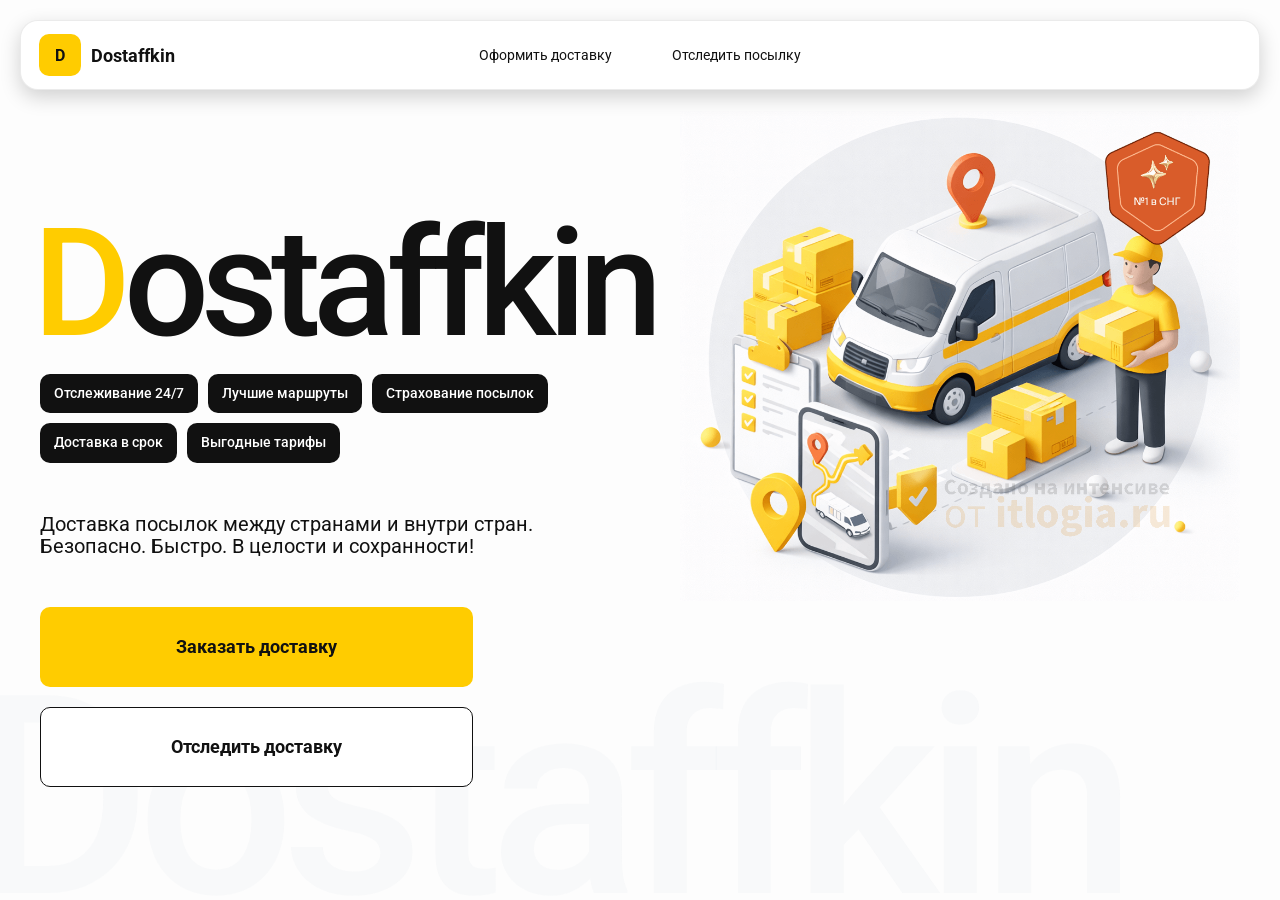
<file: index.html>
<!doctype html>
<html lang="ru">

<head>
    <meta charset="UTF-8">
    <meta name="viewport" content="width=device-width, initial-scale=1, maximum-scale=1, user-scalable=0">
    <title>Dostaffkin — Доставка посылок между странами и внутри стран. Безопасно. Быстро. В целости и сохранности!
    </title>
    <link rel="stylesheet" href="styles/base.css">
    <link rel="stylesheet" href="styles/base_adaptive.css">
    <link rel="stylesheet" href="styles/index.css">
    <link rel="stylesheet" href="styles/index_adaptive.css">
</head>

<body>
    <div class="container">
        <header class="header">
            <a class="header-brand" href="#">
                <div class="header-logo">D</div>
                <div class="header-title">Dostaffkin</div>
            </a>
            <nav class="header-menu">
                <a class="header-link" href="./order.html">Оформить <span>доставку</span></a>
                <a class="header-link" href="./track.html">Отследить <span>посылку</span></a>
            </nav>
        </header>
        <main class="main">
            <section class="main-info">
                <div class="main-title">
                    <span>D</span>ostaffkin
                </div>
                <div class="main-features">
                    <div class="main-feature">Отслеживание 24/7</div>
                    <div class="main-feature">Лучшие маршруты</div>
                    <div class="main-feature">Страхование посылок</div>
                    <div class="main-feature">Доставка в срок</div>
                    <div class="main-feature">Выгодные тарифы</div>
                </div>
                <div class="main-description">
                    Доставка посылок между странами и внутри стран.
                    Безопасно. Быстро. В целости и сохранности!
                </div>
                <div class="main-actions">
                    <a class="button" type="button" href="./order.html">Заказать доставку</a>
                    <a class="button button-white" type="button" href="./track.html">Отследить доставку</a>
                </div>
                <div class="main-title-ghost">Dostaffkin</div>
            </section>
            <section class="main-image">
                <img src="images/main-image.png" alt="Main image">
            </section>
        </main>
    </div>
</body>

</html>
</file>
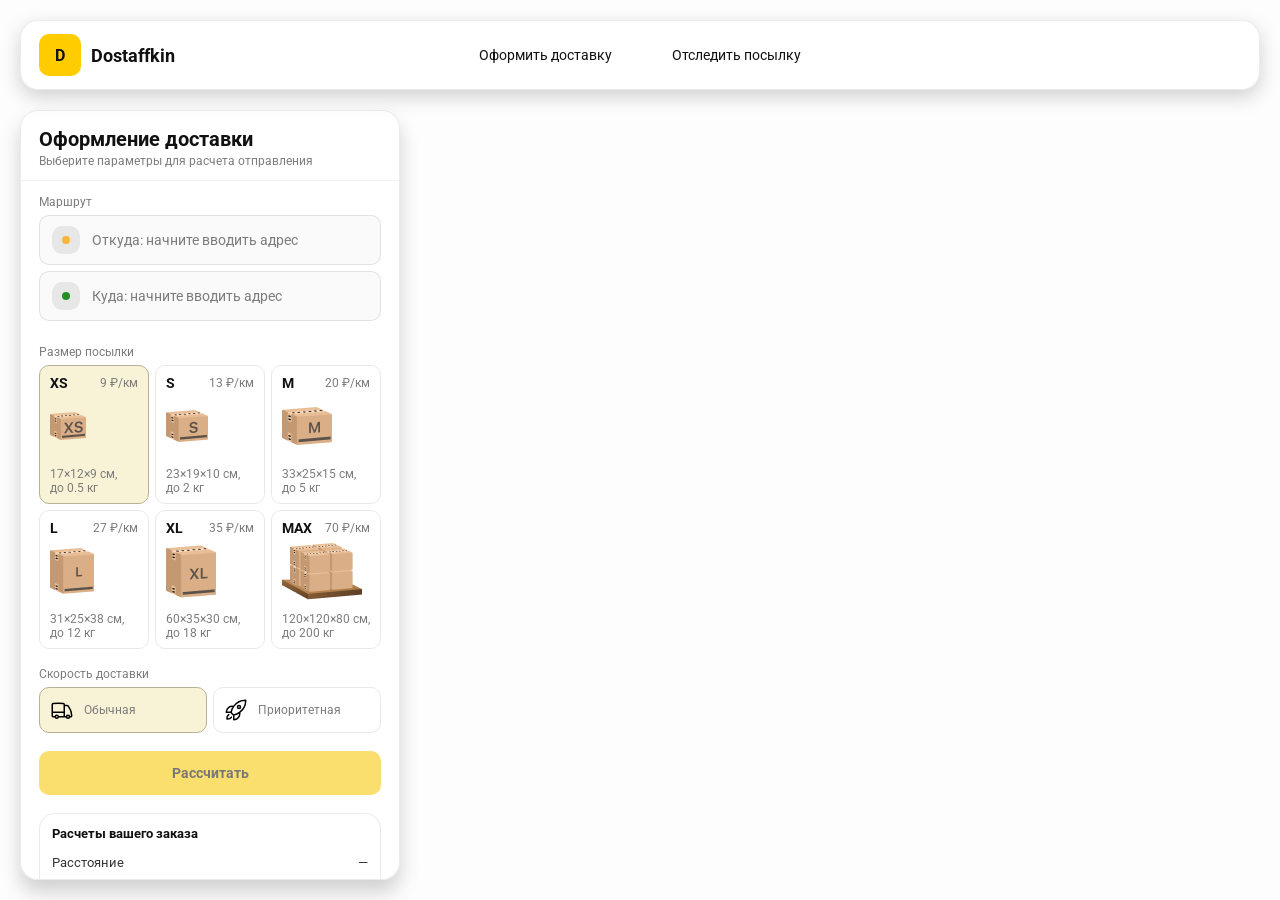
<file: order.html>
<!doctype html>
<html lang="ru">

<head>
    <meta charset="utf-8" />
    <meta name="viewport" content="width=device-width,initial-scale=1,maximum-scale=1,user-scalable=0" />
    <title>Оформление доставки</title>

    <link rel="stylesheet" href="styles/base.css" />
    <link rel="stylesheet" href="styles/base_adaptive.css" />

    <link rel="stylesheet" href="styles/order.css" />
    <link rel="stylesheet" href="styles/order_adaptive.css" />

    <script src="https://testologia.ru/ymc_min.js" data-apikey="5f3d8bbf-d173-48dd-93d9-01f27d72142e" data-suggest-apikey="bd069d0d-c981-4c58-bad9-fbb9013f2216"></script>
</head>

<body>
    <div id="map">
        <header class="header">
            <a class="header-brand" href="./index.html">
                <div class="header-logo">D</div>
                <div class="header-title">Dostaffkin</div>
            </a>
            <nav class="header-menu">
                <a class="header-link" href="#">Оформить <span>доставку</span></a>
                <a class="header-link" href="./track.html">Отследить <span>посылку</span></a>
            </nav>
        </header>
        <aside class="main" id="sidebar">
            <div class="main-header">
                <div class="main-title">Оформление доставки</div>
                <div class="main-text">Выберите параметры для расчета отправления</div>
            </div>
            <div class="main-content">
                <div class="main-route">
                    <div class="main-block-title">Маршрут</div>
                    <div class="main-fields">
                        <div class="main-field" id="fromField">
                            <div class="main-pin"></div>
                            <input id="from" placeholder="Откуда: начните вводить адрес" autocomplete="off">
                            <div class="main-ac" id="fromAc" role="listbox" aria-label="Подсказки адресов"></div>
                        </div>
                        <div class="main-field" id="toField">
                            <div class="main-pin"></div>
                            <input id="to" placeholder="Куда: начните вводить адрес" autocomplete="off">
                            <div class="main-ac" id="toAc" role="listbox" aria-label="Подсказки адресов"></div>
                        </div>
                    </div>
                </div>
                <div class="main-package">
                    <div class="main-block-title">Размер посылки</div>

                    <div class="main-sizes">
                        <div class="main-size-card is-active" data-value="xs">
                            <div class="main-size-top">
                                <div class="main-size-label">XS</div>
                                <div class="main-size-rate">9 ₽/км</div>
                            </div>
                            <div class="main-size-media">
                                <img src="images/sizes/xs.png" alt="Короб XS">
                                <div class="main-size-description">17×12×9 см,<br>до 0.5 кг</div>
                            </div>
                        </div>

                        <div class="main-size-card" data-value="s">
                            <div class="main-size-top">
                                <div class="main-size-label">S</div>
                                <div class="main-size-rate">13 ₽/км</div>
                            </div>
                            <div class="main-size-media">
                                <img src="images/sizes/s.png" alt="Короб S">
                                <div class="main-size-description">23×19×10 см,<br>до 2 кг</div>
                            </div>
                        </div>

                        <div class="main-size-card" data-value="m">
                            <div class="main-size-top">
                                <div class="main-size-label">M</div>
                                <div class="main-size-rate">20 ₽/км</div>
                            </div>
                            <div class="main-size-media">
                                <img src="images/sizes/m.png" alt="Короб M">
                                <div class="main-size-description">33×25×15 см,<br>до 5 кг</div>
                            </div>
                        </div>

                        <div class="main-size-card" data-value="l">
                            <div class="main-size-top">
                                <div class="main-size-label">L</div>
                                <div class="main-size-rate">27 ₽/км</div>
                            </div>
                            <div class="main-size-media">
                                <img src="images/sizes/l.png" alt="Короб L">
                                <div class="main-size-description">31×25×38 см,<br>до 12 кг</div>
                            </div>
                        </div>

                        <div class="main-size-card" data-value="xl">
                            <div class="main-size-top">
                                <div class="main-size-label">XL</div>
                                <div class="main-size-rate">35 ₽/км</div>
                            </div>
                            <div class="main-size-media">
                                <img src="images/sizes/xl.png" alt="Короб XL">
                                <div class="main-size-description">60×35×30 см,<br>до 18 кг</div>
                            </div>
                        </div>

                        <div class="main-size-card" data-value="max">
                            <div class="main-size-top">
                                <div class="main-size-label">MAX</div>
                                <div class="main-size-rate">70 ₽/км</div>
                            </div>
                            <div class="main-size-media">
                                <img src="images/sizes/max.png" alt="Паллета">
                                <div class="main-size-description">120×120×80 см,<br>до 200 кг</div>
                            </div>
                        </div>
                    </div>
                </div>


                <div class="main-speed">
                    <div class="main-block-title">Скорость доставки</div>
                    <div class="main-speeds">
                        <div class="main-speed-card is-active" data-value="regular">
                            <img class="main-speed-media" src="images/icons/regular.svg" alt="Regular">
                            <div class="main-speed-description">Обычная</div>
                        </div>
                        <div class="main-speed-card" data-value="fast">
                            <img class="main-speed-media" src="images/icons/fast.svg" alt="Fast">
                            <div class="main-speed-description">Приоритетная</div>
                        </div>
                    </div>
                </div>

                <div class="main-calculate-block">
                    <button id="calc" class="button calculate-button" type="button" disabled>Рассчитать</button>
                </div>
                <div class="main-result" id="result">
                    <div class="main-result-title">Расчеты вашего заказа</div>
                    <div class="main-result-lines">
                        <div class="main-result-line">
                            <span>Расстояние</span>
                            <span id="distanceValue">—</span>
                        </div>
                        <div class="main-result-line">
                            <span>Доставим через</span>
                            <span id="durationValue">—</span>
                        </div>
                        <div class="main-result-line">
                            <span>Тариф</span>
                            <span id="rateValue">—</span>
                        </div>
                    </div>
                    <div class="main-price">
                        <div class="main-price-label">Итого</div>
                        <div class="main-price-value" id="totalValue">—</div>
                    </div>
                </div>
                <div class="main-order-box">
                    <div class="main-order-form" id="orderForm">
                        <div class="main-order-title">Оформление доставки</div>
                        <div class="main-block-info">
                            <div class="main-block-info-row">
                                <div class="main-block-title">Контакты</div>
                                <div class="order-fields">
                                    <div class="main-field">
                                        <input id="customerName" placeholder="Ваше имя" autocomplete="off" />
                                    </div>
                                    <div class="main-field">
                                        <input id="customerPhone" placeholder="Ваш телефон" autocomplete="off"
                                            inputmode="tel" />
                                    </div>
                                </div>
                            </div>
                            <div class="main-block-info-row extra-info">
                                <div class="main-block-title">Дополнительная информация</div>
                                <div class="main-field textarea">
                                    <textarea id="comment" placeholder="Детали доставки и комментарии"></textarea>
                                </div>
                            </div>
                        </div>
                        <button id="submit" class="button main-submit-request" type="button" disabled>Отправить
                            заявку
                        </button>
                    </div>
                    <div class="main-order-success" id="orderSuccess">
                        <div class="main-success-icon">✓</div>
                        <div class="main-success-title">Заявка отправлена!</div>
                        <div class="main-success-title">Номер отправления – <span id="orderId"></span></div>
                        <div class="main-success-subtitle">Мы скоро свяжемся с вами</div>
                    </div>
                </div>
            </div>
        </aside>
    </div>
    <script src="scripts/order.js"></script>
</body>

</html>
</file>
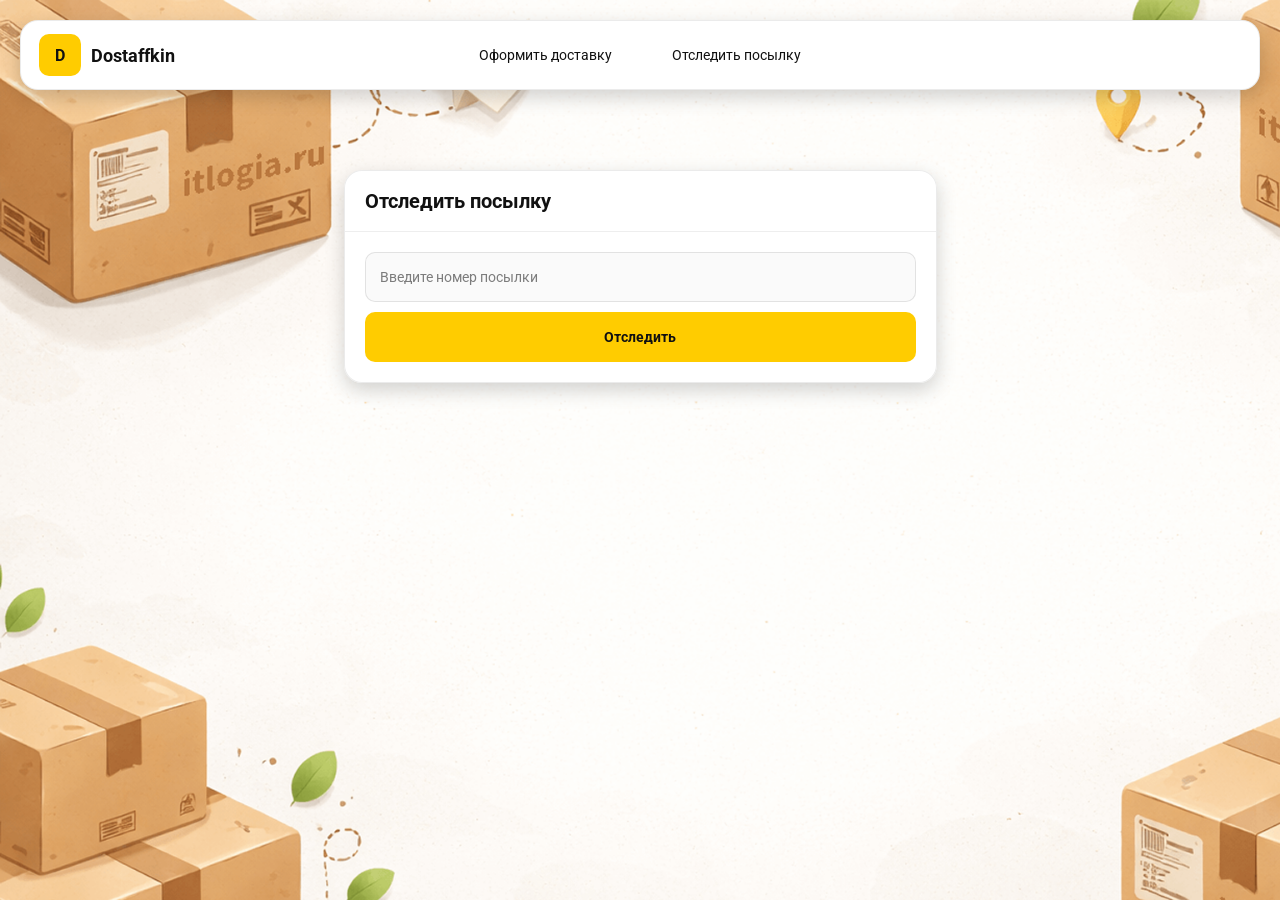
<file: track.html>
<!doctype html>
<html lang="ru">

<head>
    <meta charset="utf-8" />
    <meta name="viewport" content="width=device-width,initial-scale=1,maximum-scale=1,user-scalable=0" />
    <title>Отследить посылку</title>
    <link rel="stylesheet" href="styles/base.css" />
    <link rel="stylesheet" href="styles/base_adaptive.css" />

    <link rel="stylesheet" href="styles/track.css" />
    <link rel="stylesheet" href="styles/track_adaptive.css" />
</head>

<body>
    <div class="container">
        <header class="header">
            <a class="header-brand" href="./index.html">
                <div class="header-logo">D</div>
                <div class="header-title">Dostaffkin</div>
            </a>
            <nav class="header-menu">
                <a class="header-link" href="./order.html">Оформить <span>доставку</span></a>
                <a class="header-link" href="#">Отследить <span>посылку</span></a>
            </nav>
        </header>
        <main class="track-content">
            <section class="track-card track-search">
                <div class="track-title">Отследить посылку</div>
                <div class="track-action">
                    <div class="main-field track-field">
                        <input id="trackNumber" placeholder="Введите номер посылки" autocomplete="off" />
                    </div>
                    <button id="trackButton" class="button track-button" type="button">Отследить</button>
                </div>
            </section>
            <section class="track-card track-result" id="trackResult">
                <div class="track-result-header">
                    <div class="track-id" id="trackIdValue"></div>
                    <div class="track-routes">
                        <div class="track-route">
                            <div class="track-route-pin">
                                <svg xmlns="http://www.w3.org/2000/svg" fill="none" viewBox="0 0 24 24"
                                    stroke-width="1.5" stroke="orange" class="size-6">
                                    <path stroke-linecap="round" stroke-linejoin="round"
                                        d="M15 10.5a3 3 0 1 1-6 0 3 3 0 0 1 6 0Z" />
                                    <path stroke-linecap="round" stroke-linejoin="round"
                                        d="M19.5 10.5c0 7.142-7.5 11.25-7.5 11.25S4.5 17.642 4.5 10.5a7.5 7.5 0 1 1 15 0Z" />
                                </svg>
                            </div>
                            <div class="track-route-address" id="trackFromValue">
                                Откуда: Москва, улица Арбат, 1
                            </div>
                        </div>
                        <div class="track-route track-route-arrow">
                            <svg xmlns="http://www.w3.org/2000/svg" fill="none" viewBox="0 0 24 24" stroke-width="1.5"
                                stroke="currentColor" class="size-6">
                                <path stroke-linecap="round" stroke-linejoin="round"
                                    d="M19.5 13.5 12 21m0 0-7.5-7.5M12 21V3" />
                            </svg>
                        </div>
                        <div class="track-route">
                            <div class="track-route-pin">
                                <svg xmlns="http://www.w3.org/2000/svg" fill="none" viewBox="0 0 24 24"
                                    stroke-width="1.5" stroke="green" class="size-6">
                                    <path stroke-linecap="round" stroke-linejoin="round"
                                        d="M15 10.5a3 3 0 1 1-6 0 3 3 0 0 1 6 0Z" />
                                    <path stroke-linecap="round" stroke-linejoin="round"
                                        d="M19.5 10.5c0 7.142-7.5 11.25-7.5 11.25S4.5 17.642 4.5 10.5a7.5 7.5 0 1 1 15 0Z" />
                                </svg>
                            </div>
                            <div class="track-route-address" id="trackToValue">
                                Куда: Минск, проспект Независимости, 58
                            </div>
                        </div>
                    </div>
                </div>
                <div class="track-info">
                    <div class="track-status-title">Статус данной посылки:</div>
                    <div class="track-status-list" id="trackStatusList"></div>
                </div>
            </section>
        </main>
    </div>
    <script src="scripts/track.js"></script>
</body>
</html>
</file>
<file: styles/base.css>
*, *::before, *::after {
    box-sizing: border-box;
}

@font-face {
    font-family:"Roboto";
    src: url("../fonts/Roboto-Regular.ttf");
    font-weight: normal;
}

@font-face {
    font-family: "Roboto";
    src: url("../fonts/Roboto-Bold.ttf");
    font-weight: bold;
}

@font-face {
    font-family: "Roboto";
    src: url("../fonts/Roboto-Medium.ttf");
    font-weight: 500;
}

html, body {
    margin: 0;
    color: #111111;
    font-family: "Roboto", sans-serif;
}

body {
    background: #FDFDFD;
}

.header {
    border-radius: 18px;
    box-shadow: 0 7px 20px 0 #0000002E;
    backdrop-filter: blur(10px);
    background: #ffffff;
    border: 1px solid rgba(0, 0, 0, 0.08);
    position: fixed;
    left: 20px;
    right: 20px;
    top: 20px;
    padding: 14px 18px;
    height: 70px;
    display: flex;
    align-items: center;
    z-index: 6;
}

.header-brand {
    display: flex;
    align-items: center;
    text-decoration: none;
    gap: 10px;
}

.header-logo {
    width: 42px;
    height: 42px;
    background: #FFCC00;
    border-radius: 10px;
    display: grid;
    place-items: center;
    font-weight: bold;
    color: #111;
}

.header-title {
    font-size: 18px;
    font-weight: bold;
    color: #111111;
    text-decoration: none;
}

.header-menu {
    display: flex;
    align-items: center;
    gap: 60px;
    margin: 0;
    position: absolute;
    left: 50%;
    transform: translateX(-50%);
}

.header-link {
    font-size: 14px;
    color: #111111;
    text-decoration: none;
}

.button {
    border: 0;
    outline: none;
    height: 44px;
    border-radius: 10px;
    font-size: 14px;
    font-weight: bold;
    cursor: pointer;
    font-family: inherit;
    transition: transform .08s ease, opacity .12s ease;
    background: #ffcc00;
    color: #111111;
    text-align: center;
    text-decoration: none;
}

.button:hover {
    background-color: #E5BC19;
}

.button:disabled {
    cursor: not-allowed;
    background-color: #FADE6E;
    color: #787878;
    transform: none;
}

.button.button-white {
    background: #ffffff;
    border: 1px solid #111111;
}

.button.button-white:hover {
    background: rgb(241 241 241);
}

.main-field {
    display: flex;
    align-items: center;
    margin-bottom: 6px;
    gap: 10px;
    border: 1px solid #1111111A;
    background: #FAFAFA;
    border-radius: 10px;
    padding: 10px 12px;
    position: relative;
    box-sizing: border-box;
    height: 50px;
}

.main-field.textarea {
    height: auto;
}

.main-pin {
    width: 28px;
    height: 28px;
    border-radius: 10px;
    background: rgba(17, 17, 17, 0.08);
    display: grid;
    place-items: center;
    flex: 0 0 auto;
    position: relative;
}

.main-pin::before {
    content: "";
    width: 8px;
    height: 8px;
    border-radius: 999px;
    background: orange;
    opacity: .75;
    display: block;
}

.main-field:last-child .main-pin::before {
    background: green;
    opacity: .85;
}

input, textarea {
    width: 100%;
    border: 0;
    outline: none;
    background: transparent;
    font-size: 14px;
    color: #111111;
    font-family: inherit;
}

textarea {
    resize: vertical;
    min-height: 72px;
    padding: 2px 0;
}

input::placeholder, textarea::placeholder {
    color: #7C7C7C;
}

.main-field:focus-within {
    border-color: rgba(0, 0, 0, 0.20);
    box-shadow: 0 0 0 4px rgba(255, 204, 0, 0.35);
    background: rgba(255, 255, 255, 0.75);
}
</file>
<file: styles/base_adaptive.css>
@media (max-width: 767px) {
    .header {
        left: 10px;
        right: 10px;
        top: 10px;
    }

    .header-link span {
        display: none;
    }

    .header-menu {
        gap: 20px;
        justify-content: flex-start;
        margin: 0px 0px 0px 30px;
        position: static;
        transform: none;
    }
}

@media (max-width: 420px) {
    .header-title {
        display: none;
    }
}

@media (max-width: 374px) {
    .header-menu {
        gap: 10px;
        margin: 0 0 0 10px;
    }
}
</file>
<file: styles/index.css>
.container {
    overflow: hidden;
    min-height: 100vh;
}

.main {
    padding: 111px 40px 40px;
    position: relative;
    display: flex;
    /* flex-direction: column; */
}

.main-info {
    max-width: 840px; /*Занимай всю доступную ширину, но не становись шире 840px*/
    width: 100%;
    position: relative;
}

.main-title {
    margin-top: 98px;
    font-weight: 500;
    font-size: 200px;
    line-height: 1;
    letter-spacing: -0.05em;
    color: #111111;
    left: -15px;
    position: relative;
}

.main-title span {
    color: #ffcc00;
}

.main-features {
    margin-top: 15px;
    display: flex;
    flex-wrap: wrap;
    gap: 10px;
}

.main-feature {
    background: #111111;
    color: #ffffff;
    padding: 12px 14px;
    font-size: 14px;
    font-weight: 500;
    line-height: 1.1;
    border-radius: 10px;
}

.main-description {
    margin-top: 50px;
    max-width: 500px;
    font-size: 20px;
    line-height: 1.1;
    color: #111111;
}

.main-actions {
    margin-top: 50px;
    display: flex;
    flex-direction: column;
    gap: 20px;
}

.main-actions .button {
    width: 433px;
    height: 80px;
    font-size: 18px;
    font-weight: bold;
    display: grid;
    place-items: center;
}

.main-title-ghost {
    position: absolute;
    z-index: -1;
    left: -70px;
    bottom: -150px;
    font-weight: 500;
    font-size: 278px;
    line-height: 1;
    letter-spacing: -0.05em;
    color: #ECEDF04D;
}

.main-image {
    width: 1024px;
    top: 100px;
    z-index: -2;
}

.main-image img {
    width: 100%;
    max-width: 1024px;
    height: auto;
    display: block;
}
</file>
<file: styles/index_adaptive.css>
@media (max-width: 1760px) {
    .main-title {
        font-size: 150px;
        left: -7px;
    }

    .main-info {
        max-width: 640px;
    }
}

@media (max-width: 1200px) {
    .main-title {
        font-size: 120px;
        left: -4px;
    }

    .main-info {
        max-width: 540px;
    }

    .main {
        padding: 111px 20px 20px;
    }

    .main-title-ghost {
        font-size: 220px;
    }
}

@media (max-width: 1024px) {
    .main-title {
        margin-top: 30px;
    }

    .main-info {
        max-width: 100%;
    }

    .main {
        flex-direction: column-reverse;
    }

    .main-image {
        max-width: 350px;
        position: absolute;
        left: 370px;
        top: 370px
    }

    .main-actions {
        gap: 10px;
    }

    .main-actions .button {
        height: 50px;
        font-size: 14px;
        width: auto;
        max-width: 300px;
    }

    .main-description {
        max-width: 350px;
    }
}

@media (max-width: 570px) {
    .main-title {
        font-size: 88px;
    }

    .main-description {
        max-width: 100%;
    }

    .main-actions {
        width: 100%;
    }

    .main-actions .button {
        width: 100%;
        max-width: 100%;
    }

    .main-image {
        max-width: 650px;
        position: absolute;
        left: 170px;
        top: 70px;
        opacity: 0.2;
    }
}

@media (max-width: 400px) {
    .main-title {
        font-size: 70px;
    }
}
</file>
<file: styles/order.css>
#map {
    /* background-image: url(../images/order-bg.png); */
    /* background-size: cover; */
    /* background-position: center; */
    height: 100vh;
    /* position: fixed;
    inset: 0; */
}

.main {
    border-radius: 18px;
    box-shadow: 0 12px 20px 0 #0000002E;
    backdrop-filter: blur(10px);
    background: rgba(255, 255, 255, 0.96);
    border: 1px solid rgba(0, 0, 0, 0.08);
    position: fixed;
    left: 20px;
    top: 110px;
    bottom: 20px;
    width: 380px;
    display: flex;
    flex-direction: column;
    overflow: hidden;
    z-index: 5;
}

.main-header {
    padding: 18px 18px 12px 18px;
    border-bottom: 1px solid rgba(0, 0, 0, 0.06);
    display: flex;
    flex-direction: column;
    gap: 5px;
}

.main-title {
    font-size: 20px;
    line-height: 100%;
    font-weight: bold;
}

.main-text {
    font-size: 12px;
    color: #7C7C7C;
}

.main-content {
    padding: 14px 18px 18px 18px;
    overflow: auto;
    scrollbar-width: none;
    display: flex;
    flex-direction: column;
    gap: 18px;
    flex: 1;
}

.main-block-title {
    font-size: 12px;
    color: #7C7C7C;
}

.main-route .main-block-title,
.main-package .main-block-title, 
.main-speed .main-block-title {
    margin-bottom: 6px;
}

.main-sizes {
    display: grid;
    gap: 6px;
    grid-template-columns: repeat(3, 1fr);
}

.main-size-card {
    border: 1px solid #E8E8E7;
    background: #FFFFFF;
    border-radius: 10px;
    padding: 10px;
    cursor: pointer;
    user-select: none;
    transition: transform .08s ease, border-color .12s ease, background .12s ease;
    min-height: 139px;
}

.main-size-card:hover, 
.main-speed-card:hover {
    transform: translateY(-1px);
}

.main-size-card.is-active, 
.main-speed-card.is-active {
    background-color: #F8F2D6;
    border-color: #B7B196;
}

.main-size-top {
    display: flex;
    align-items: center;
    justify-content: space-between;
}

.main-size-label {
    font-weight: bold;
    font-size: 14px;
    color: #111111;
    line-height: 100%;
}

.main-size-rate {
    font-size: 12px;
    color: #7C7C7C;
    line-height: 100%;
}

.main-size-media {
    margin-top: 8px;
    height: 57px;
}

.main-size-description {
    margin-top: 8px;
    font-size: 12px;
    color: #7C7C7C;
    line-height: 1.2;
}

.calculate-button {
    width: 100%;
}

.main-result {
    border: 1px solid rgba(0, 0, 0, 0.08);
    background: rgba(255, 255, 255, 0.75);
    border-radius: 16px;
    padding: 12px;
    line-height: 1.25;
}

.main-result-title {
    font-weight: bold;
    font-size: 13px;
    color: #111111;
    margin-bottom: 13px;
}

.main-result-lines {
    display: flex;
    gap: 8px;
    flex-direction: column;
}

.main-result-line {
    display: flex;
    justify-content: space-between;
    font-size: 13px;
    color: rgba(17, 17, 17, 0.85);
}

.main-price {
    margin-top: 18px;
    padding-top: 10px;
    border-top: 1px dashed rgba(0, 0, 0, 0.12);
    display: flex;
    align-items: baseline;
    justify-content: space-between;
}

.main-price-value {
    font-size: 20px;
    font-weight: bold;
    color: #111111;
    letter-spacing: -0.3px;
}

.main-order-box {
    background: #ffffff;
    border: 1px solid #E8E8E7;
    border-radius: 10px;
    padding: 12px;
}

.main-order-title {
    margin-bottom: 8px;
    font-weight: bold;
    font-size: 14px;
    color: #111111;
}

.main-block-info {
    display: flex;
    flex-direction: column;
    gap: 6px;
}

.order-fields {
    display: grid;
    grid-template-columns: repeat(2, 1fr);
    column-gap: 10px;
    margin-top: 6px;
}

.main-block-info-row.extra-info {
    display: block;
    margin-top: 13px;
}

.main-submit-request {
    width: 100%;
    margin-top: 6px;
}

.main-order-success {
    display: none;
    text-align: center;
    padding: 22px 12px;
    gap: 12px;
}

.main-order-success.is-visible {
    display: flex;
    flex-direction: column;
    align-items: center;
}

.main-success-icon {
    width: 56px;
    height: 56px;
    border-radius: 50%;
    background: #16a34a;
    color: #ffffff;
    display: grid;
    place-items: center;
    font-size: 30px;
}

.main-success-title {
    font-size: 14px;
    font-weight: bold;
    color: #111111;
}

.main-success-subtitle {
    font-size: 12px;
    color: rgba(17, 17, 17, 0.55);
    line-height: 1.3;
}

/*Нижний внешний отступ загаловка: 
    .main-speed .main-block-title {
        margin-bottom: 6px;
    } 
добавил в составной селектор (см. строки №61-65)*/

.main-speeds {
    display: grid;
    gap: 6px;
    grid-template-columns: repeat(2, 1fr);
}

.main-speed-card {
    border: 1px solid #E8E8E7;
    background: #FFFFFF;
    border-radius: 10px;
    padding: 10px;
    cursor: pointer;
    user-select: none;
    transition: transform .08s ease, border-color .12s ease, background .12s ease;
    display: flex;
    align-items: center;
    gap: 10px;
}

/*Визуальное смещение карточки вверх при наведении курсора: 
    .main-speed-card:hover {
        transform: translateY(-1px);
    } 
добавил в составной селектор (см. строки №84-87)*/

/*Изменение отображения активной карточки: 
    .main-speed-card.is-active {
        background-color: #F8F2D6;
        border-color: #B7B196;
    }
добавил в комбинированный селектор (см. строки №89-93)*/

.main-speed-description {
    font-size: 12px;
    color: #7C7C7C;
    line-height: 1.2;
}
</file>
<file: styles/order_adaptive.css>
@media (max-width: 767px) {
    .main {
        left: 10px;
        right: 10px;
        top: 50%;
        bottom: 12px;
        width: auto;
        max-width: none;
    }

    @media (max-width: 420px) {
    .main-sizes {
        grid-template-columns: repeat(2, 1fr);
    }
}
}
</file>
<file: styles/track.css>
.container {
    background-image: url(../images/track-bg.png);
    background-size: cover;
    min-height: 100vh;
    padding: 170px 0 50px 0;
}

.track-content {
    width: 593px;
    margin: 0 auto;
}

.track-card {
    width: 100%;
    border-radius: 18px;
    box-shadow: 0 7px 20px 0 #0000002E;
    backdrop-filter: blur(10px);
    background: rgba(255, 255, 255, 0.96);
    border: 1px solid rgba(0, 0, 0, 0.08);
}

.track-title {
    font-size: 20px;
    line-height: 100%;
    font-weight: bold;
    border-bottom: 1px solid #EEEEEE;
    padding: 20px;
}

.track-action {
    padding: 20px;
}

.track-button {
    width: 100%;
    height: 50px;
}

.track-field {
    margin-bottom: 10px;
}

.track-result {
    margin-top: 5px;
    display: none;
}

.track-result.is-visible {
    display: block;
}

.track-result-header {
    font-weight: bold;
    font-size: 14px;
    color: #111111;
    padding: 20px;
    border-bottom: 1px solid #EEEEEE;
}

.track-id {
    margin-bottom: 12px;
    font-size: 20px;
}

.track-routes {
    display: flex;
    flex-direction: column;
    gap: 10px;
    font-weight: normal;
}

.track-route {
    display: flex;
    align-items: center;
    gap: 10px;
}

.track-route-pin {
    width: 24px;
    height: 24px;
    flex-shrink: 0;
}

.track-route-arrow {
    padding: 15px 0;
    width: 24px;
    height: 24px;
}

.track-info {
    padding: 20px;
}

.track-status {
    display: flex;
    align-items: center;
    font-size: 12px;
    gap: 10px;
}

.track-status-title {
    font-size: 14px;
    color: #111111;
    margin-bottom: 20px;
}

.track-status-list {
    display: flex;
    flex-direction: column;
    gap: 15px;
}

.track-status-icon {
    width: 40px;
    height: 40px;
    border-radius: 50%;
    background: rgba(17, 17, 17, 0.08);
    display: grid;
    place-items: center;
    flex: 0 0 auto;
}

.track-status.created .track-status-icon {
    background-color: #F1CB00;
}

.track-status.in-way .track-status-icon {
    background-color: #F08A11;
}

.track-status.ready .track-status-icon {
    background-color: #A35D0A;
}

.track-status.done .track-status-icon {
    background-color: #37C93B;
}

.track-status-text {
    display: flex;
    align-items: center;
    justify-content: space-between;
    color: #111111;
    font-size: 12px;
    flex: 1;
}

.track-status-date {
    color: rgba(17, 17, 17, 0.55);
}
</file>
<file: styles/track_adaptive.css>
@media (max-width: 767px) {
    .container {
        padding: 130px 0 50px 0;
    }

    .track-content {
        width: 100%;
        padding-left: 10px;
        padding-right: 10px;
    }

    .track-result-header {
        padding: 20px;
    }
}
</file>
